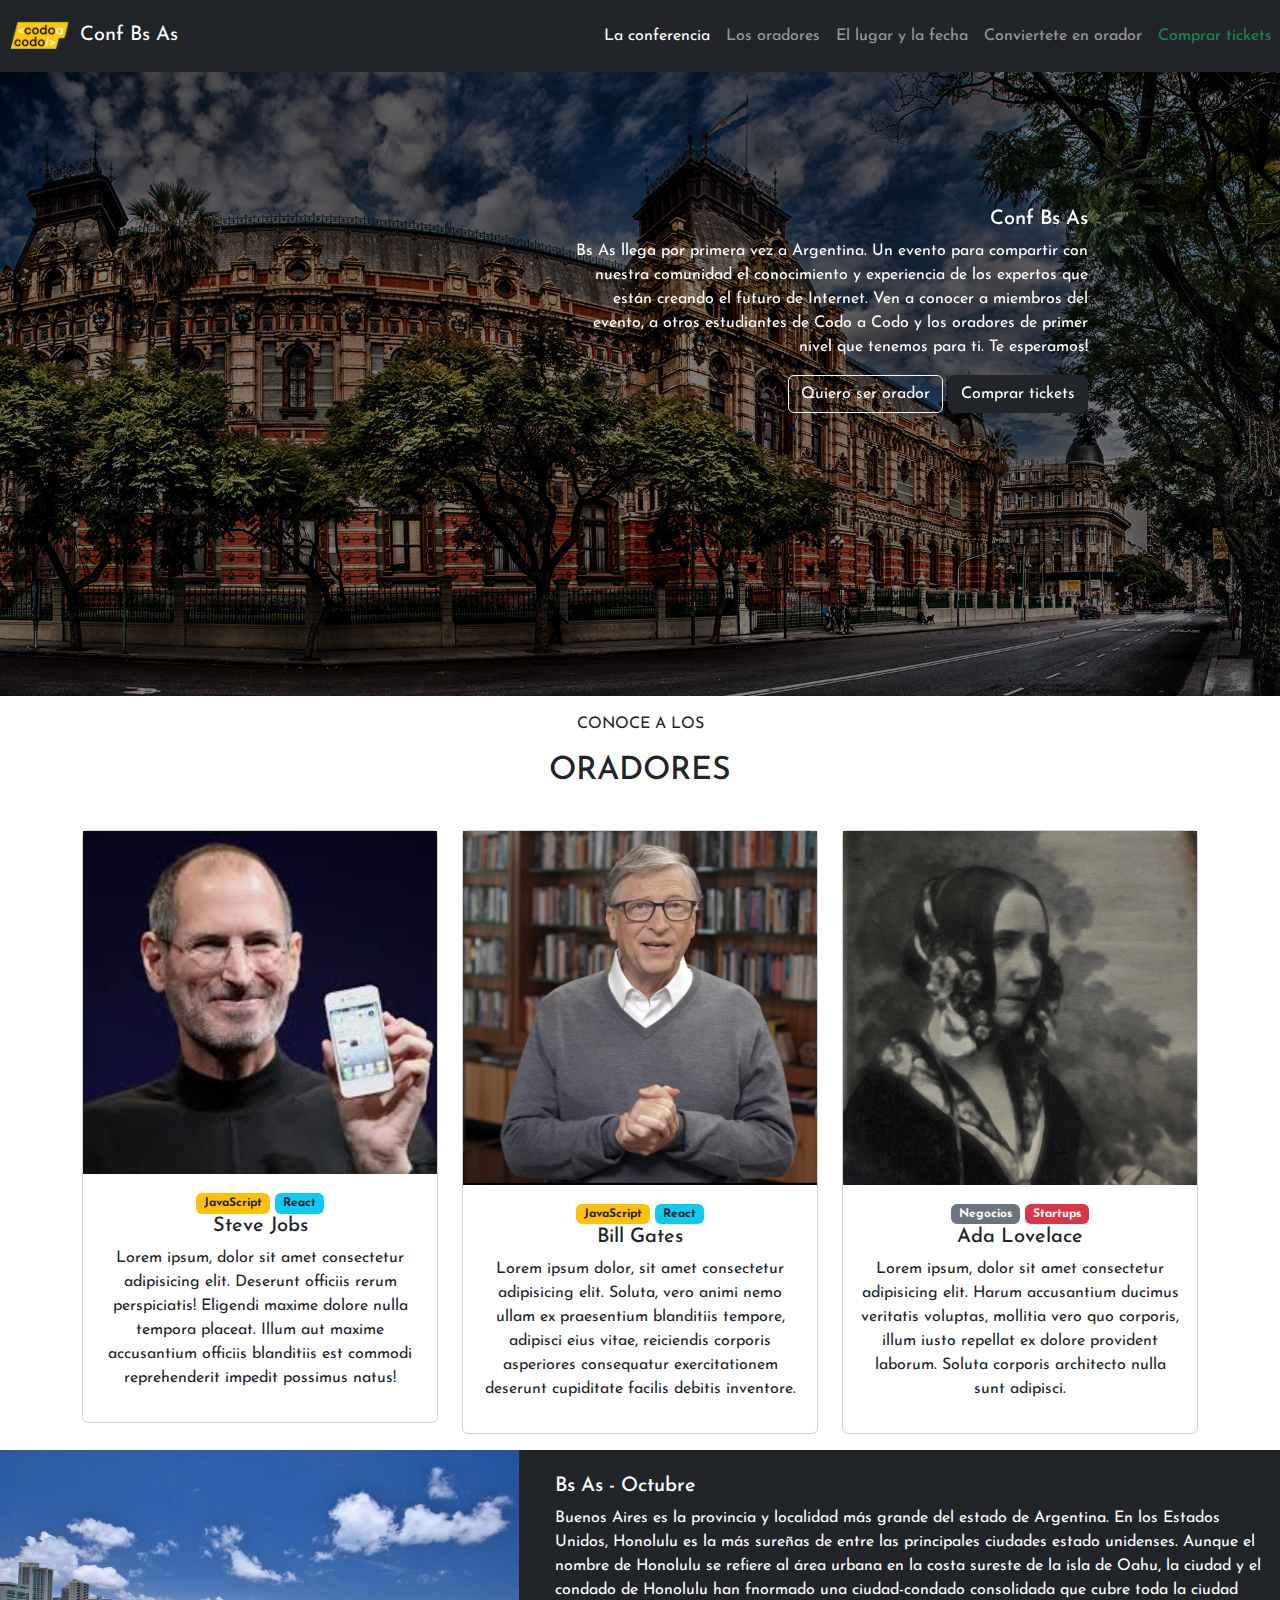
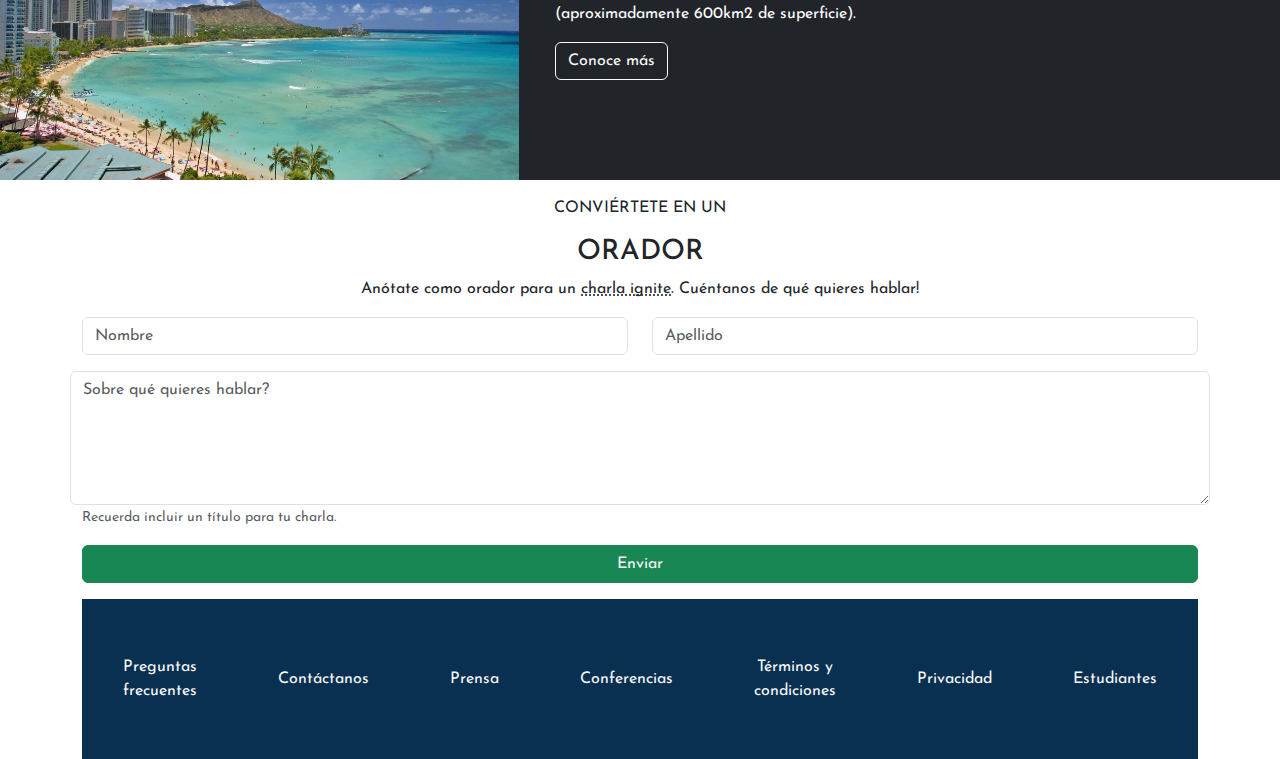
<file: index.html>
<!DOCTYPE html>
<html lang="es">
<head>
  <title>Actividad Obligatoria</title>
  <meta charset="utf-8">
  <meta name="viewport" content="width=device-width, initial-scale=1">
<!--bootstrap css-->
  <link href="https://cdn.jsdelivr.net/npm/bootstrap@5.2.1/dist/css/bootstrap.min.css" rel="stylesheet">
  <script src="https://cdn.jsdelivr.net/npm/bootstrap@5.2.1/dist/js/bootstrap.bundle.min.js"></script>
  
  <link rel="preconnect" href="https://fonts.googleapis.com">
  <link rel="preconnect" href="https://fonts.gstatic.com" crossorigin>
  <link href="https://fonts.googleapis.com/css2?family=Josefin+Sans:wght@200;400&display=swap" rel="stylesheet">

  <link rel="stylesheet" href="stylecss.css">
  
</head>

<body>

<!--navbar-->

  <nav class="navbar navbar-expand-lg bg-dark navbar-dark">
    <a class="navbar-brand" href="index.html">
      <img src="codoacodo.png" alt="" width="80" class="d-inline-block align-text-center">Conf Bs As</a>
        <button class="navbar-toggler" type="button" data-bs-toggle="collapse" data-bs-target="#navbarNav" aria-controls="navbarNav" aria-expanded="false" aria-label="Toggle navigation">
          <span class="navbar-toggler-icon"></span>
        </button>      
        
      <div class="collapse navbar-collapse justify-content-end" id="navbarNav">
        <ul class="navbar-nav ">
          <li class="nav-item">
            <a class="nav-link active" aria-current="page" href="#">La conferencia</a>
          </li>
          <li class="nav-item">
            <a class="nav-link disable" aria-current="page" href="#">Los oradores</a>
          </li>
          <li class="nav-item">
            <a class="nav-link disable" aria-current="page" href="#">El lugar y la fecha</a>
          </li>  
          <li class="nav.item">
            <a class="nav-link disable" aria-current="page" href="#">Conviertete en orador</a>
          </li>
          <li class="nav.item">
            <a class="nav-link link-success active" aria-current="page" href="tickets.html">Comprar tickets</a>
          </li>
        </ul>
      </div>
    
  </nav>

<!--carrusel-->

  <div id="carouselExampleSlidesOnly" class="carousel slide" data-bs-ride="carousel">
    <div class="carousel-inner">
      <div class="carousel-item active">
      <img src="ba1.jpg" class="d-block w-100" alt="Baires">
      </div>
      <div class="carousel-item">
      <img src="ba2.jpg" class="d-block w-100" alt="Baires">
      </div>
      <div class="carousel-item">
      <img src="ba3.jpg" class="d-block w-100" alt="Baires">
      </div>

      <div class="carousel-caption d-none d-md-block">
        <h5>Conf Bs As</h5>
        <p>Bs As llega por primera vez a Argentina. Un evento para compartir con nuestra comunidad el conocimiento y experiencia de los expertos que están creando el futuro de Internet. Ven a conocer a miembros del evento, a otros estudiantes de Codo a Codo y los oradores de primer nivel que tenemos para ti. Te esperamos!</p>
        <button type="button" class="btn btn-outline-light">Quiero ser orador</button>
        <a class="btn btn-dark" href="tickets.html" role="button">Comprar tickets</a>
      </div>
    </div>
  </div>

<!--texto-->

  <div class="container text-center mt-3">
    <p>CONOCE A LOS</p>
    <h2>ORADORES</h2>  
    
    <div class="row mt-4">

<!--tarjetas-->  
    <div class="col-sm-12 col-md-4 col-lg-4 py-3">
      <div class="card" >
        <img src="steve.jpg" alt="Steve">
        <div class="card-body">
          <span class="badge bg-warning text-dark">JavaScript</span>
          <span class="badge bg-info text-dark">React</span>
          <h5 class="card-title">Steve Jobs</h5>
          <p class="class-text">Lorem ipsum, dolor sit amet consectetur adipisicing elit. Deserunt officiis rerum perspiciatis! Eligendi maxime dolore nulla tempora placeat. Illum aut maxime accusantium officiis blanditiis est commodi reprehenderit impedit possimus natus!</p>
        </div>
      </div>
    </div> 
      

    <div class="col-sm-12 col-md-4 col-lg-4 py-3">
      <div class="card" >
        <img src="bill.jpg" alt="Bill" >
        <div class="card-body">
          <span class="badge bg-warning text-dark">JavaScript</span>
          <span class="badge bg-info text-dark">React</span>
          <h5 class="card-title">Bill Gates</h5>
          <p class="class-text">Lorem ipsum dolor, sit amet consectetur adipisicing elit. Soluta, vero animi nemo ullam ex praesentium blanditiis tempore, adipisci eius vitae, reiciendis corporis asperiores consequatur exercitationem deserunt cupiditate facilis debitis inventore.</p>
        </div>  
      </div>
    </div>  

    <div class="col-sm-12 col-md-4 col-lg-4 py-3">
      <div class="card" >
        <img src="ada.jpeg" alt="Ada">
          <div class="card-body">
            <span class="badge bg-secondary">Negocios</span>
            <span class="badge bg-danger">Startups</span>
            <h5 class="card-title">Ada Lovelace</h5>
            <p class="class-text">Lorem ipsum, dolor sit amet consectetur adipisicing elit. Harum accusantium ducimus veritatis voluptas, mollitia vero quo corporis, illum iusto repellat ex dolore provident laborum. Soluta corporis architecto nulla sunt adipisci.</p>
          </div>
      </div>
    </div>
  </div>
</div>    

<!--columna-->

<div class="row text-white bg-dark">
  <div class="col-12 col-lg-5">
    <img src="honolulu.jpg" class="img-fluid" alt="Honolulu">
  </div>
  <div class="col 12 col-lg-7 p-4">
    <h5>Bs As - Octubre</h5>
    <p>Buenos Aires es la provincia y localidad más grande del estado de Argentina. En los Estados Unidos, Honolulu es la más sureñas de entre las principales ciudades estado unidenses. Aunque el nombre de Honolulu se refiere al área urbana en la costa sureste de la isla de Oahu, la ciudad y el condado de Honolulu han fnormado una ciudad-condado consolidada que cubre toda la ciudad (aproximadamente 600km2 de superficie).</p>
    <button type="button" class="btn btn-outline-light">Conoce más</button>
  </div>
</div>

<!--formulario-->

<div class="container text-center mt-3">
  <form action="/my-handling-form-page" method="post">
    <p>CONVIÉRTETE EN UN</p>
    <h3>ORADOR</h3>
    <p>Anótate como orador para un <abbr title="Holi :3">charla ignite</abbr>. Cuéntanos de qué quieres hablar!</p>
    <div class="row">
      <div class="col">
        <input type="text" class="form-control" placeholder="Nombre" aria-label="Nombre">
      </div>
    <div class="col">
      <input type="text" class="form-control" placeholder="Apellido" aria-label="Apellido">
    </div>
    <textarea class="form-control mt-3" placeholder="Sobre qué quieres hablar?" rows="5" id="comment" name="text"></textarea>
    <div style="text-align: left" >
      <small class="text-muted">Recuerda incluir un título para tu charla.</small>
    </div>
    <div class="d-grid gap-2 col-12 mx-auto py-3">
      <button class="btn text-light btn-success" button>Enviar</button>
    </div> 
  </form> 
</div> 


<!--pie-->

  <footer>
    <ul class="nav justify-content-around align-items-center py-5">
      <li class="nav-item"><a href="#" class="nav-link text-light px-2">Preguntas <br>frecuentes</a></li>
      <li class="nav-item"><a href="#" class="nav-link text-light px-2">Contáctanos</a></li>
      <li class="nav-item"><a href="#" class="nav-link text-light px-2">Prensa</a></li>
      <li class="nav-item"><a href="#" class="nav-link text-light px-2">Conferencias</a></li>
      <li class="nav-item"><a href="#" class="nav-link text-light px-2">Términos y<br>condiciones</a></li>
      <li class="nav-item"><a href="#" class="nav-link text-light px-2">Privacidad</a></li>
      <li class="nav-item"><a href="#" class="nav-link text-light px-2">Estudiantes</a></li>
    </ul>    
  </footer>     

</body>
</html>
</file>
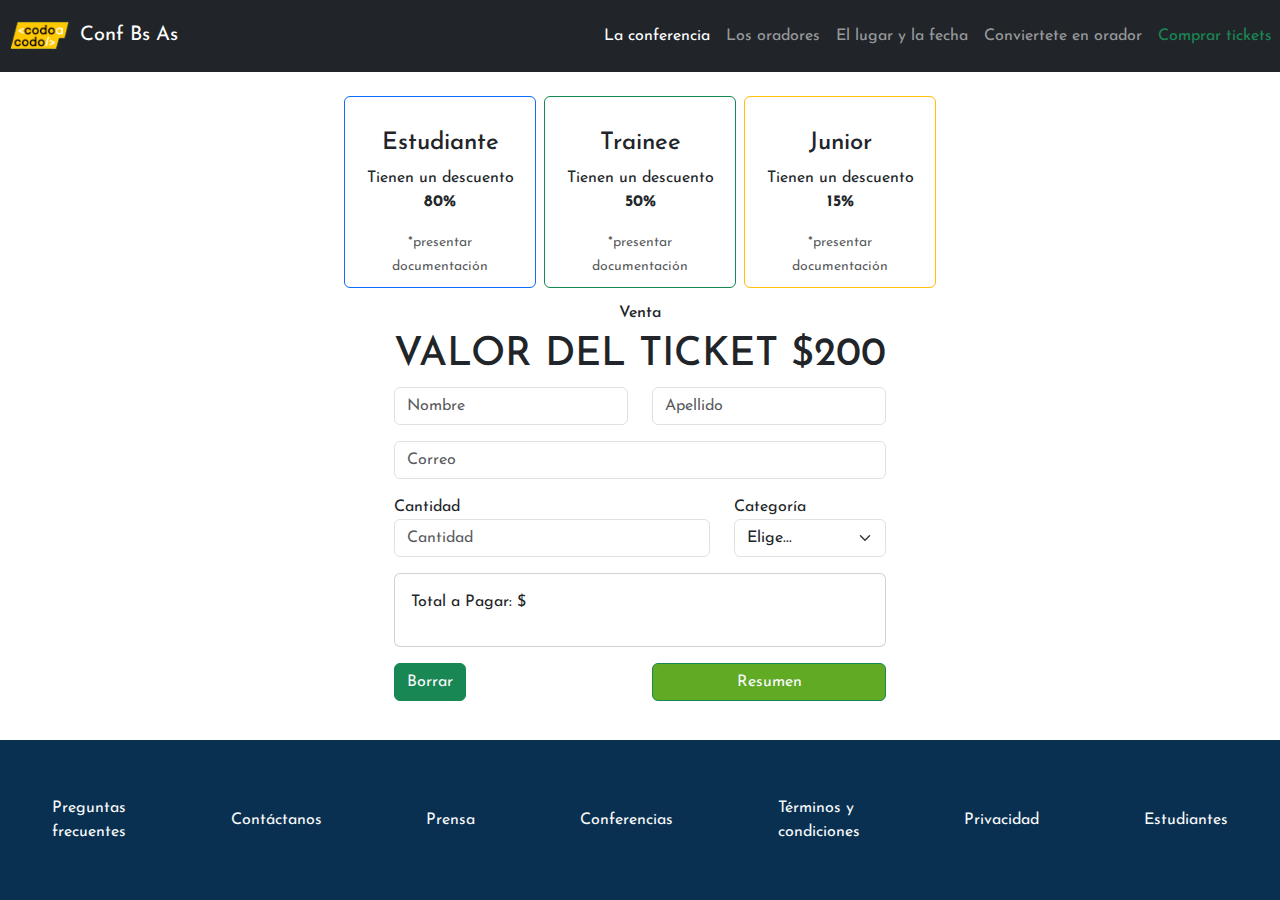
<file: tickets.html>
<!DOCTYPE html>
<html lang="es">
<head>
  <title>Comprar tickets</title>
  <meta charset="utf-8">
  <meta name="viewport" content="width=device-width, initial-scale=1">
<!--bootstrap css-->
  <link href="https://cdn.jsdelivr.net/npm/bootstrap@5.2.1/dist/css/bootstrap.min.css" rel="stylesheet">
  <script src="https://cdn.jsdelivr.net/npm/bootstrap@5.2.1/dist/js/bootstrap.bundle.min.js"></script>
  
  <link rel="preconnect" href="https://fonts.googleapis.com">
  <link rel="preconnect" href="https://fonts.gstatic.com" crossorigin>
  <link href="https://fonts.googleapis.com/css2?family=Josefin+Sans:wght@200;400&display=swap" rel="stylesheet">

  <link rel="stylesheet" href="stylecss.css">
  
</head>

<body>

<!--navbar-->   

  <nav class="navbar navbar-expand-lg bg-dark navbar-dark">
    <a class="navbar-brand" href="index.html">
      <img src="codoacodo.png" alt="" width="80" class="d-inline-block align-text-center">Conf Bs As</a>
        <button class="navbar-toggler" type="button" data-bs-toggle="collapse" data-bs-target="#navbarNav" aria-controls="navbarNav" aria-expanded="false" aria-label="Toggle navigation">
          <span class="navbar-toggler-icon"></span>
        </button>      
        
      <div class="collapse navbar-collapse justify-content-end" id="navbarNav">
        <ul class="navbar-nav ">
          <li class="nav-item">
            <a class="nav-link active" aria-current="page" href="#">La conferencia</a>
          </li>
          <li class="nav-item">
            <a class="nav-link disable" aria-current="page" href="#">Los oradores</a>
          </li>
          <li class="nav-item">
            <a class="nav-link disable" aria-current="page" href="#">El lugar y la fecha</a>
          </li>  
          <li class="nav.item">
            <a class="nav-link disable" aria-current="page" href="#">Conviertete en orador</a>
          </li>
          <li class="nav.item">
            <a class="nav-link link-success active" aria-current="page" href="tickets.html">Comprar tickets</a>
          </li>
        </ul>
      </div>
    
  </nav>

<!--costos y descuentos-->

  <div class="d-flex justify-content-center mb-3 mt-4">
    <div class="card border-primary text-center mx-1 py-3" style="height:12rem; width:12rem;">
      <div class="card-body">
      <h4 class="card-title">Estudiante</h4>
      <p class="card-text">Tienen un descuento <br> <b>80%</b></p>
      <small class="text-muted">*presentar documentación</small>
      </div> 
    </div>
    <div class="card border-success text-center mx-1 py-3" style="height:12rem; width:12rem;">
      <div class="card-body">
      <h4 class="card-title">Trainee</h4>
      <p class="card-text">Tienen un descuento <br> <b>50%</b></p>
      <small class="text-muted">*presentar documentación</small>
      </div> 
    </div>
    <div class="card border-warning text-center mx-1 py-3" style="height:12rem; width:12rem;">
      <div class="card-body">
      <h4 class="card-title">Junior</h4>
      <p class="card-text">Tienen un descuento <br> <b>15%</b></p>
      <small class="text-muted">*presentar documentación</small>
      </div> 
    </div>
  </div>
      
<!--formulario venta-->

  <section class="d-flex justify-content-center">
    <div>
      <div>
        <h6 class="text-center">Venta</h6>
        <h1>VALOR  DEL  TICKET  $200</h1>
      </div>
      <div>
        
          <div class="row mb-3">
            <div class="col">
              <input type="text" class="form-control" placeholder="Nombre" aria-label="Nombre">
            </div>
            <div class="col">
              <input type="text" class="form-control" placeholder="Apellido" aria-label="Apellido">
            </div>
          </div>
          <div>
            <div>
              <input type="email" class="form-control" id="floatingInput" placeholder="Correo">
            </div>
          </div>
          <div class="row my-3">
            <div class="col">
              <label>Cantidad</label>
              <input type="number" min="1" max="100" class="form-control cantidad" placeholder="Cantidad">
            </div>
            <div class="col-auto">
              <label>Categoría</label>
              <select class="form-select">
                <option selected>Elige...</option>
                <option value="sdec">Sin Descuento</option>
                <option value="estudiante">Estudiante</option>
                <option value="trainee">Trainee</option>
                <option value="junior">Junior</option>
              </select>
            </div>
          </div>

          <div class="card card-pago">
            <div class="card-body">
              Total a Pagar: $ <p id="pagar" name="pagar"></p>
            </div>
          </div>
          
          <div class="row my-3">
            <div class="col">
              <input class="btn btn-success text-light" type="reset" value="Borrar">
            </div>
            <div class="col">
            <button id="bigb" nombre="bigb" type= "button" class="btn btn-success text-light">Resumen</button>
            </div>
          </div>
          
        
        
      </div>
    </div>
  </section>

<script src="tickets.js"></script>  
  
<!--footer-->


<footer class="fixed-bottom">
    <ul class="nav justify-content-around align-items-center py-5">
          <li class="nav-item"><a href="#" class="nav-link text-light px-2">Preguntas <br>frecuentes</a></li>
          <li class="nav-item"><a href="#" class="nav-link text-light px-2">Contáctanos</a></li>
          <li class="nav-item"><a href="#" class="nav-link text-light px-2">Prensa</a></li>
          <li class="nav-item"><a href="#" class="nav-link text-light px-2">Conferencias</a></li>
          <li class="nav-item"><a href="#" class="nav-link text-light px-2">Términos y<br>condiciones</a></li>
          <li class="nav-item"><a href="#" class="nav-link text-light px-2">Privacidad</a></li>
          <li class="nav-item"><a href="#" class="nav-link text-light px-2">Estudiantes</a></li>
        </ul>
  </footer> 



</body>
</html>
</file>
<file: stylecss.css>
body{
    font-family: 'Josefin Sans', sans-serif;
  }

.carousel-inner{
        max-height: 39rem;
}

.carousel-inner img {
    filter:brightness(0.5)
}


.carousel-caption{
    position: absolute; 
    top: 125px; /* Cambiar bottom por top y los píxeles que necesites */
    padding-top: 10px;
    padding-bottom: 20px;
    text-align: right;
    margin-left: 30%;
    max-width: 50%;  
} 


.row img{
    object-fit: cover;
    width:100%;
    height:100%;
    max-height: 25rem;
    

}

#bigb{
    width: 100%;
    background: rgb(96, 170, 36)
}

footer{
    background:#093050;
    align-self: flex-end;
}
</file>
